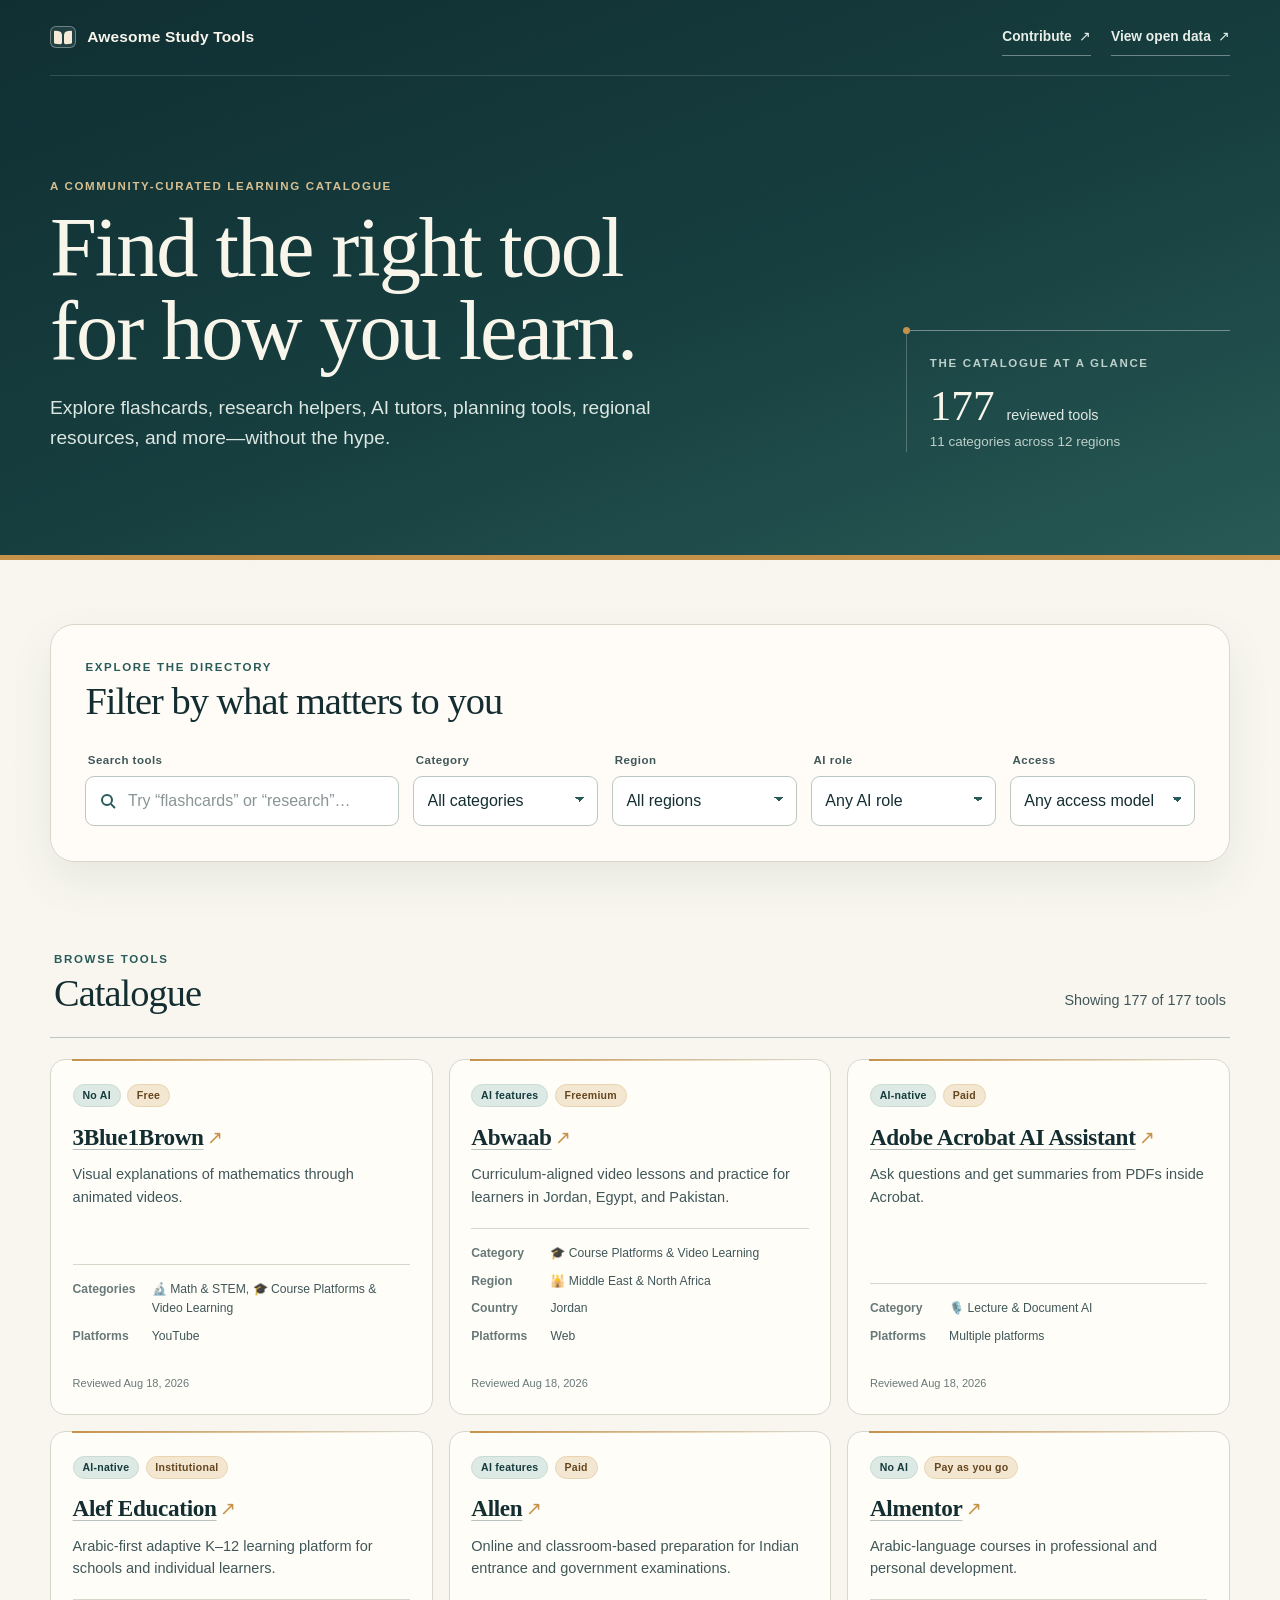
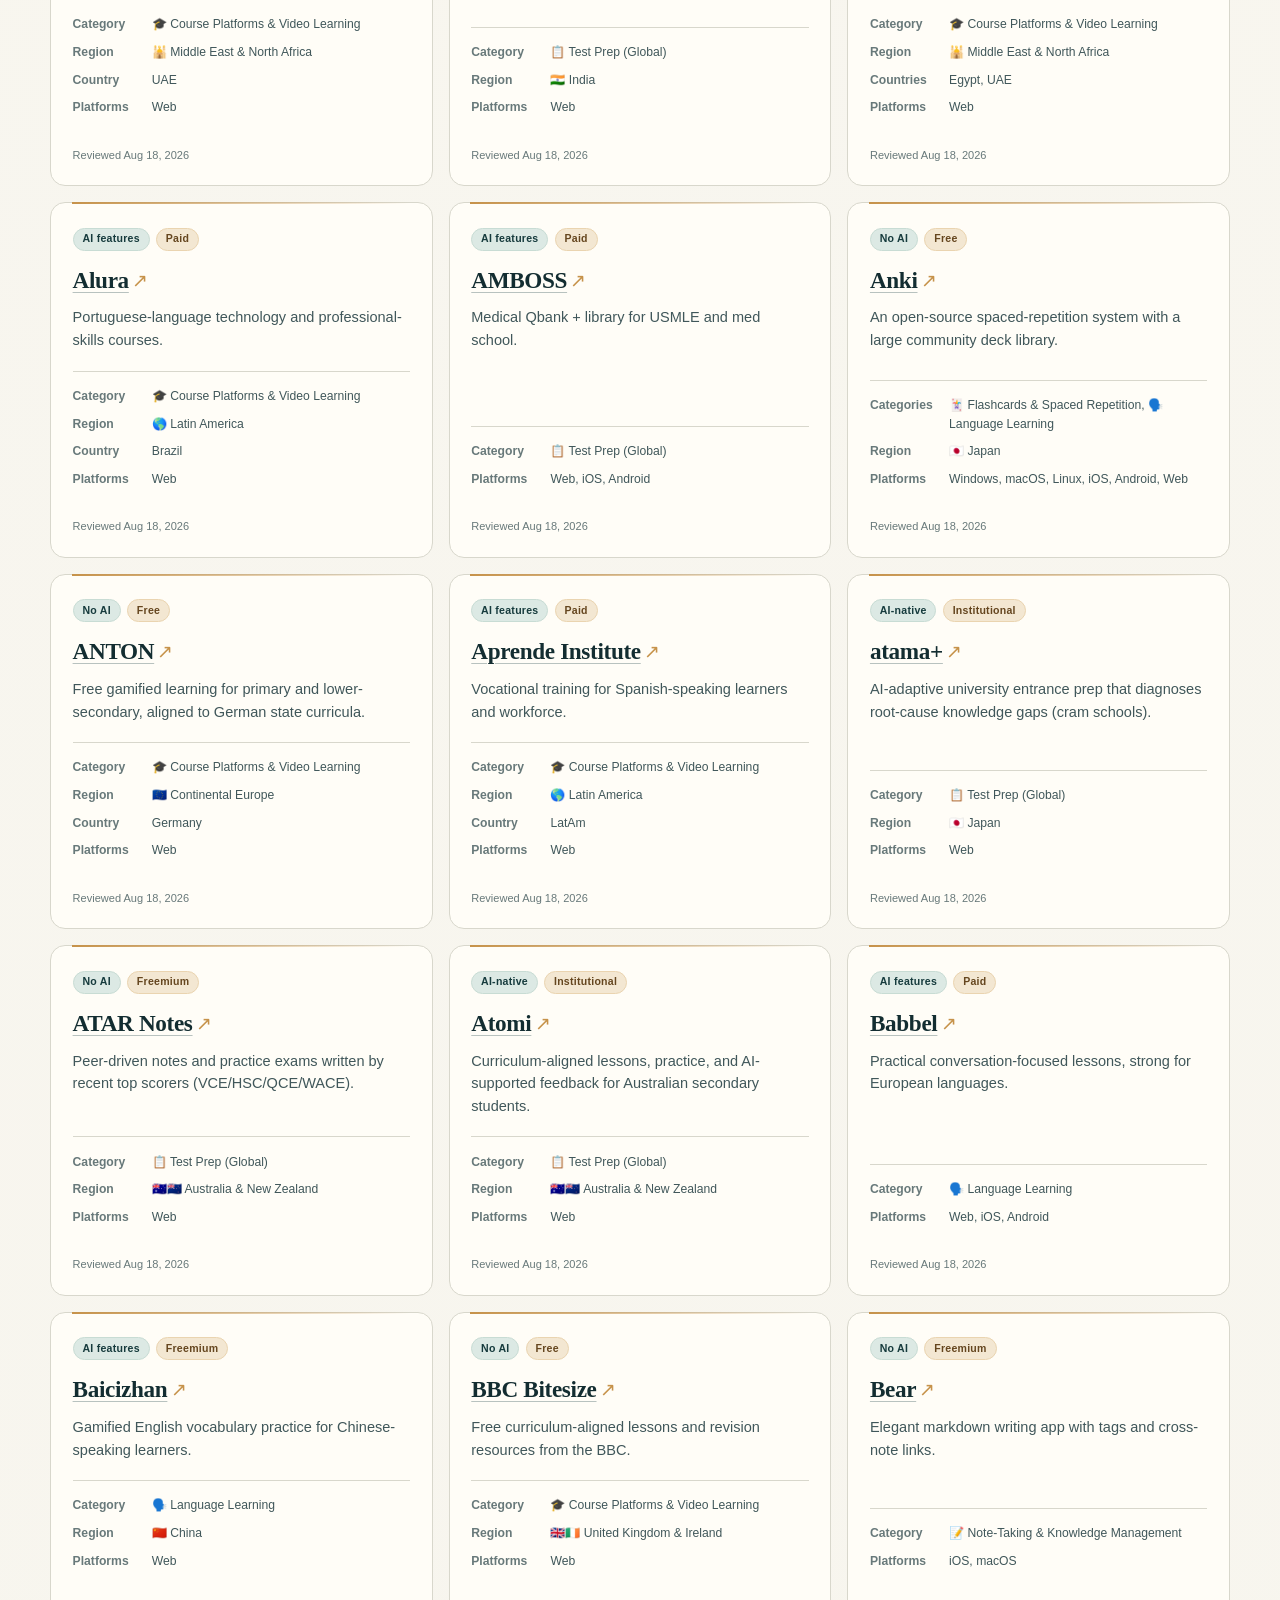
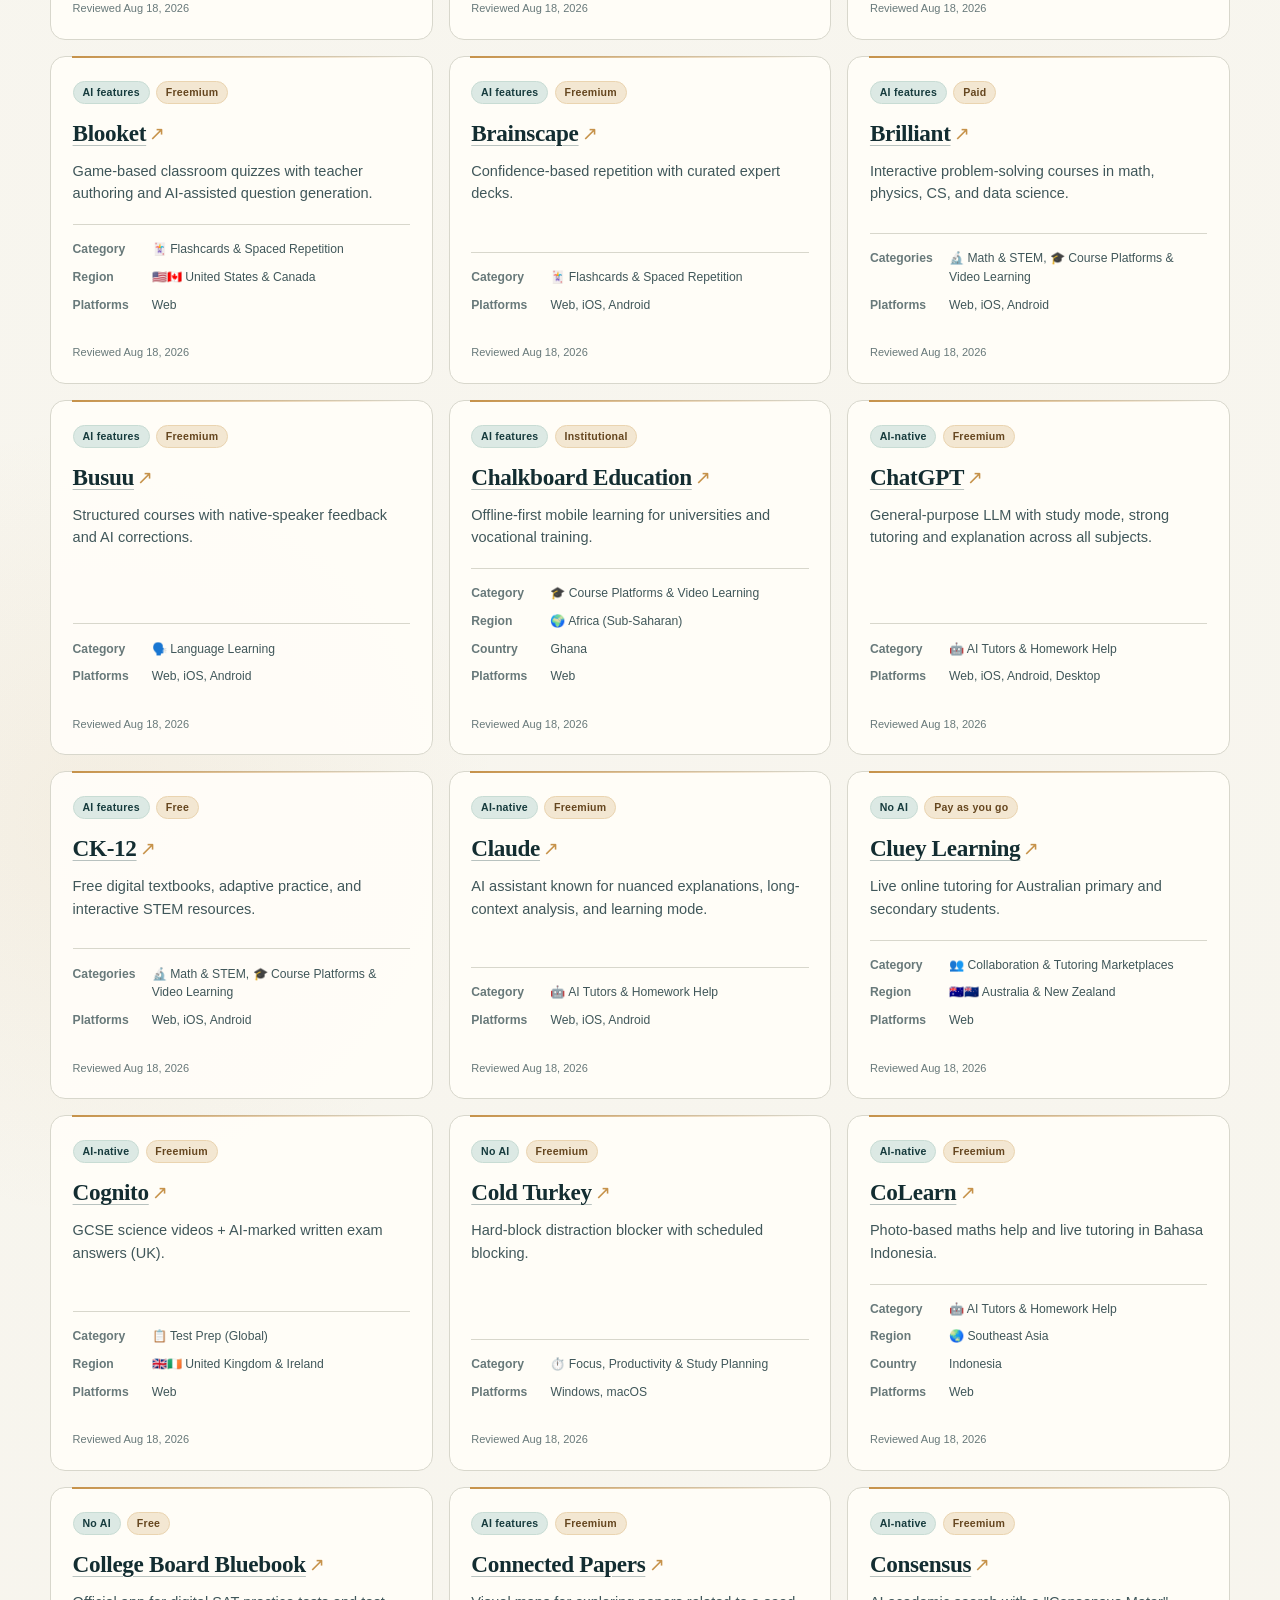
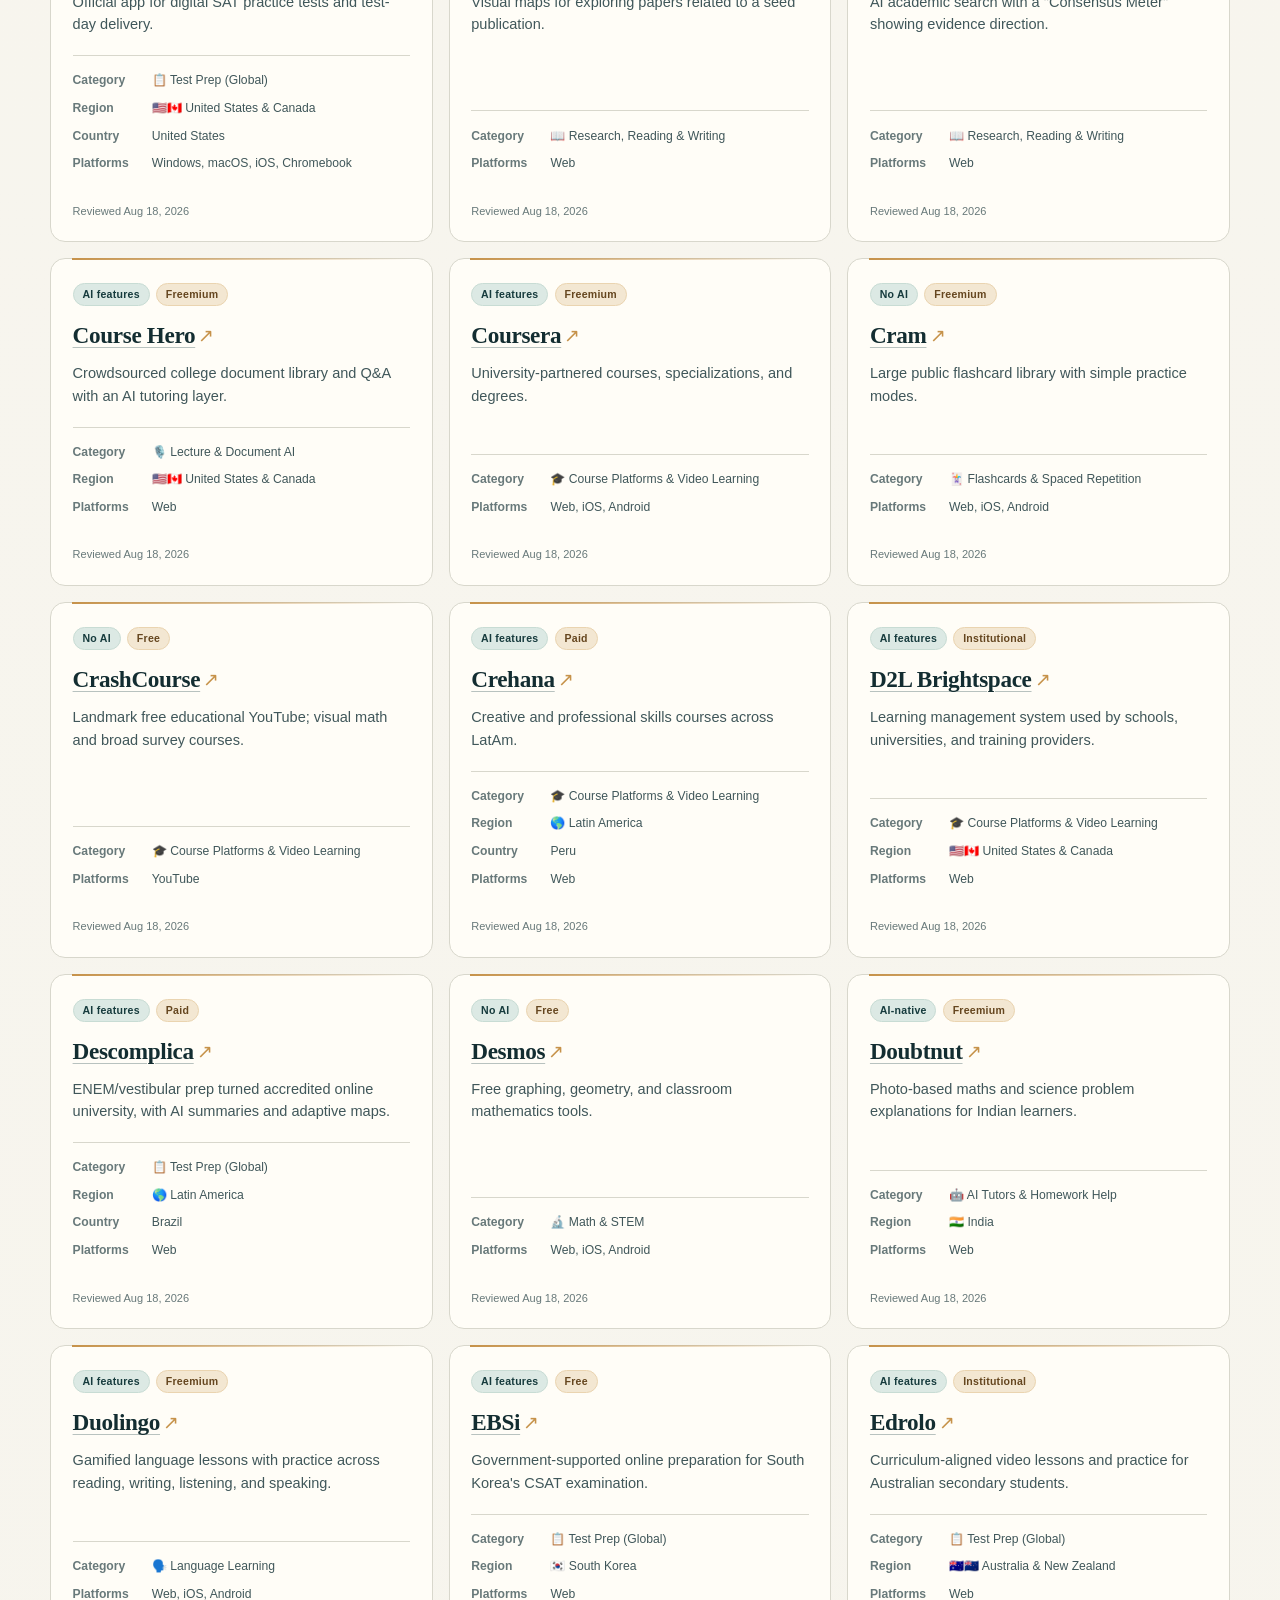
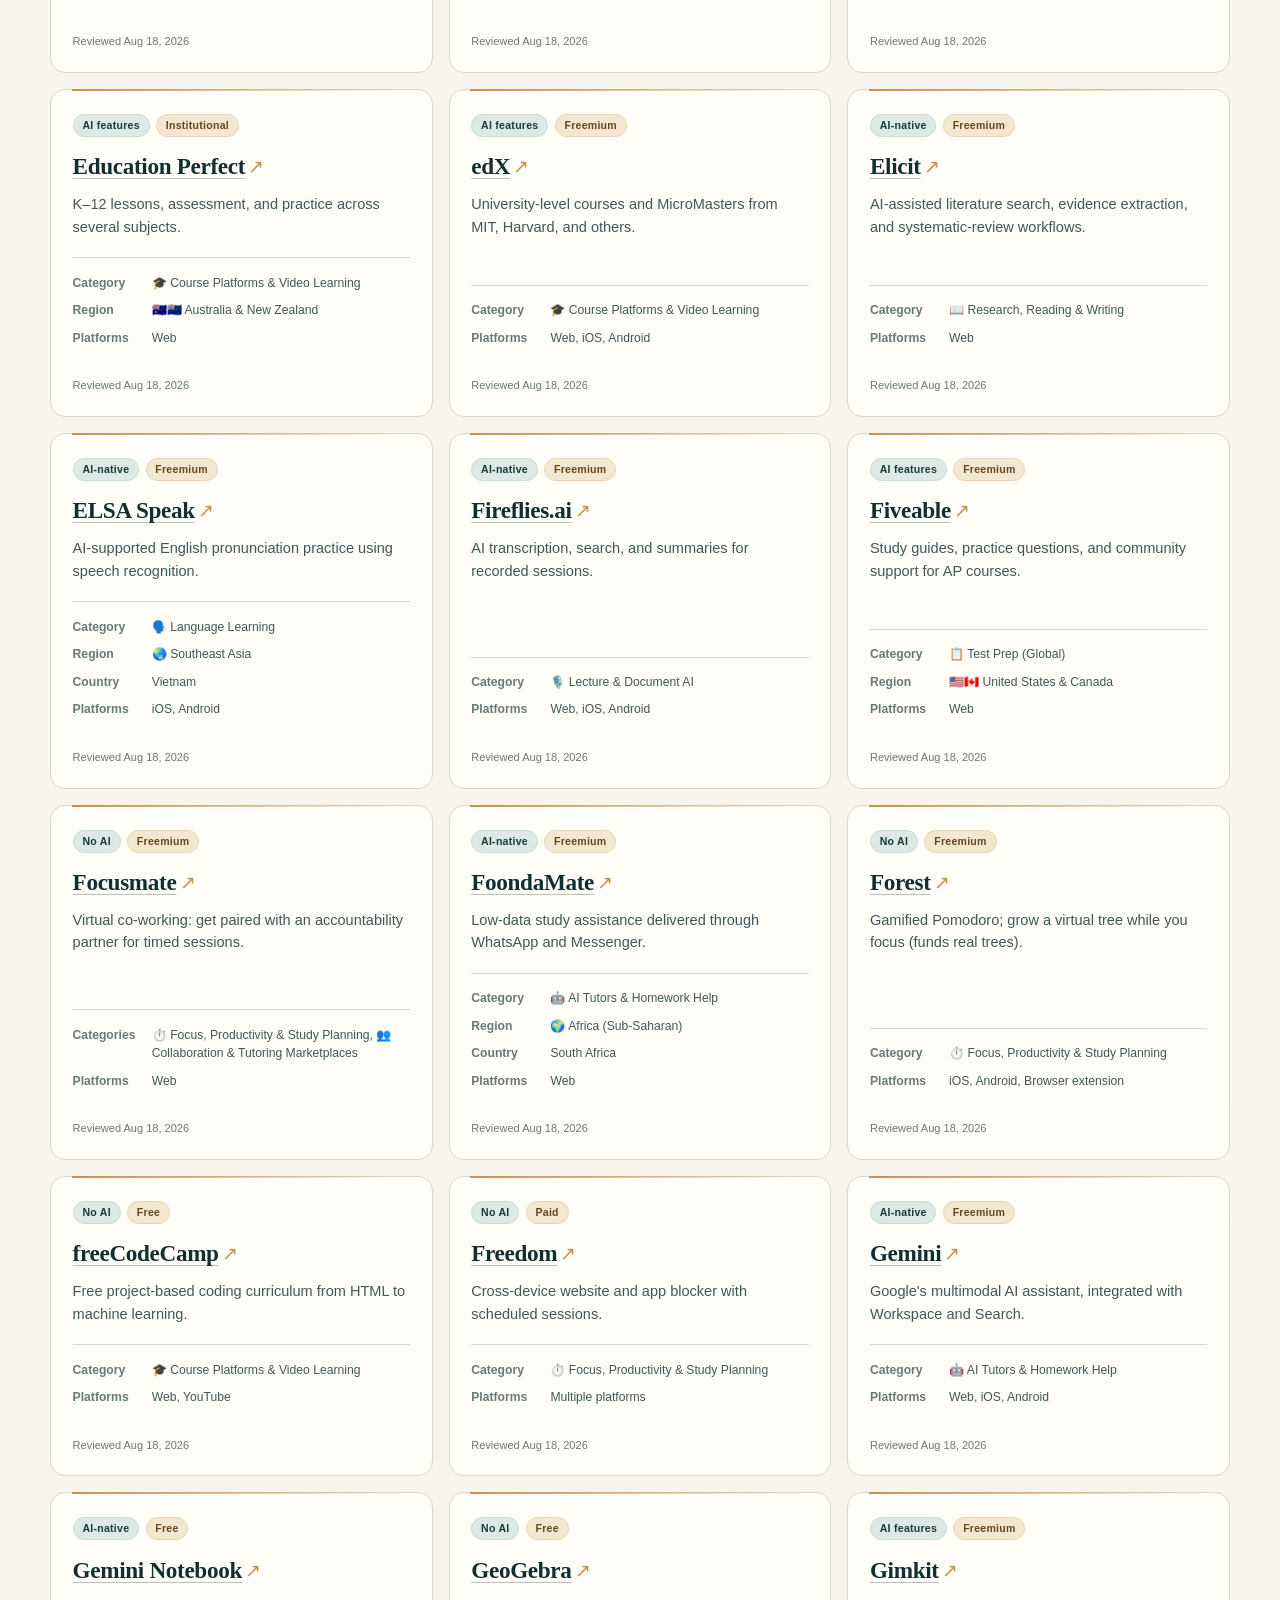
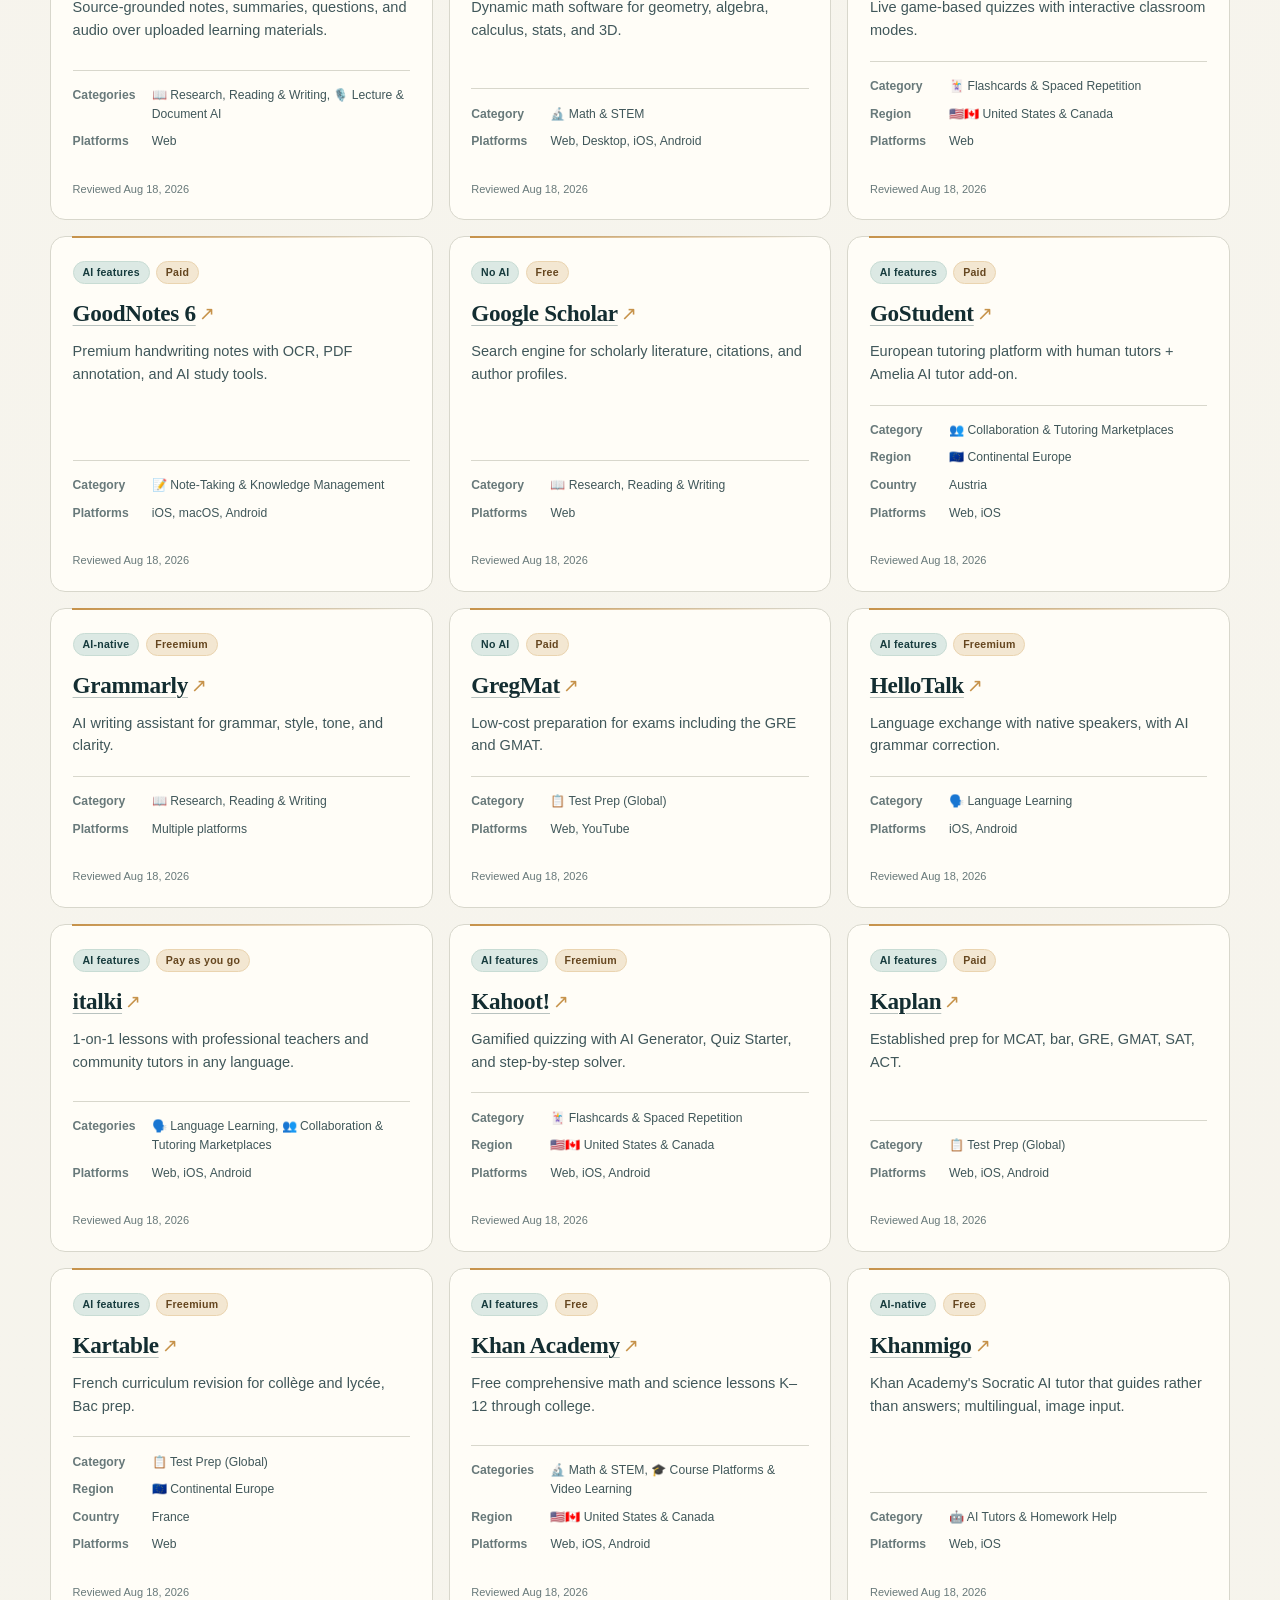
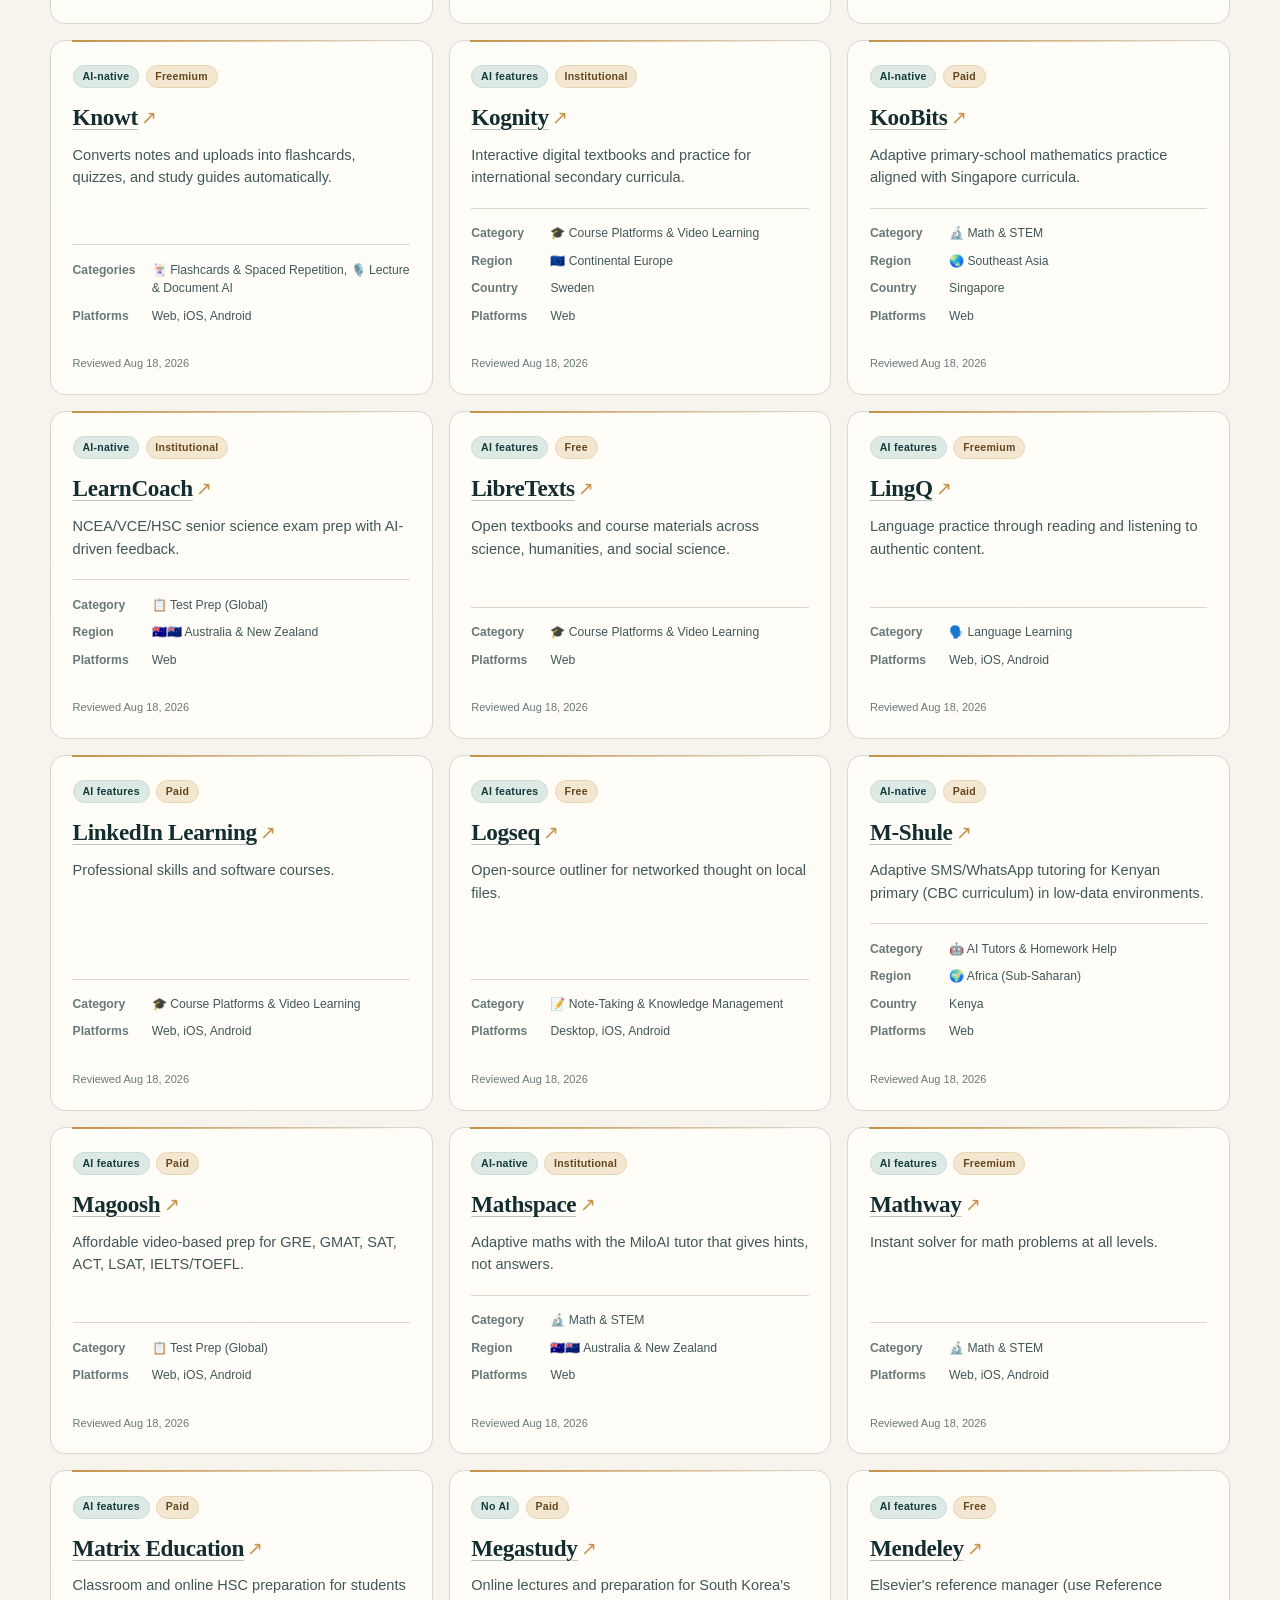
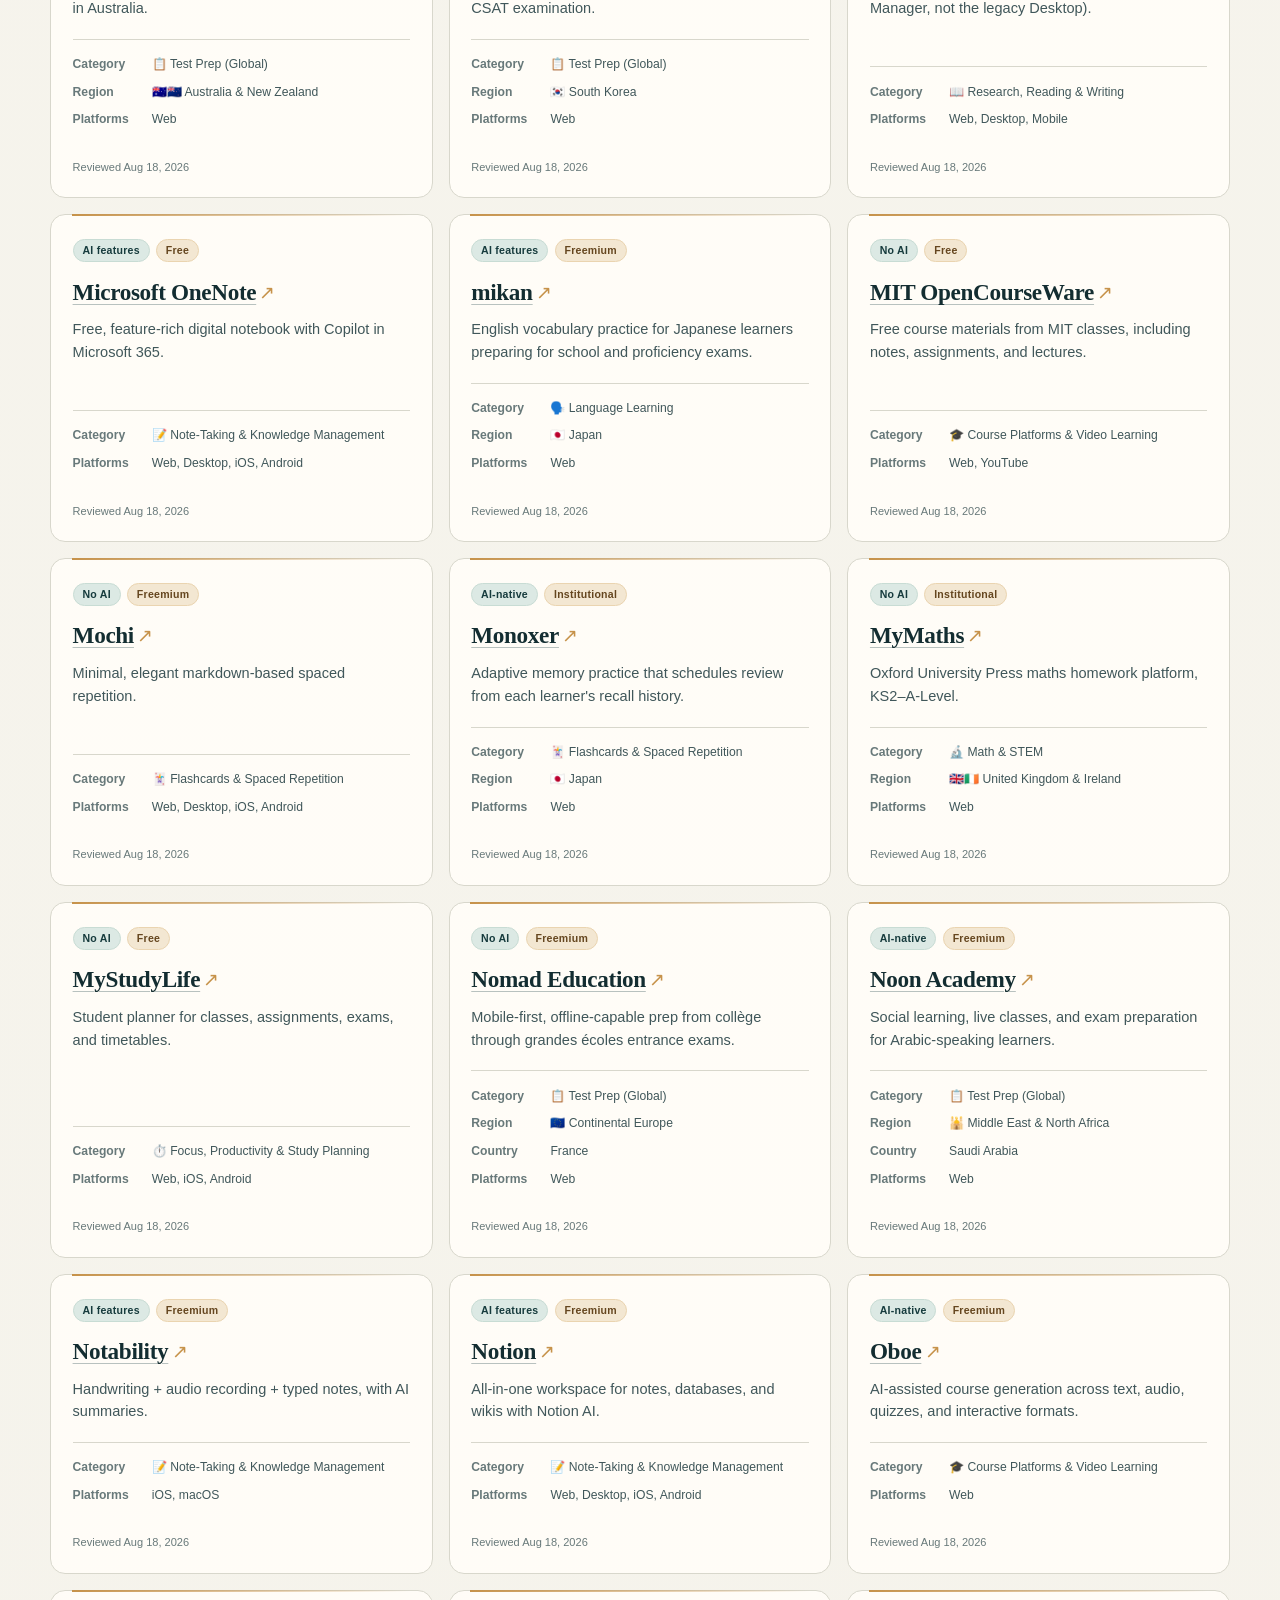
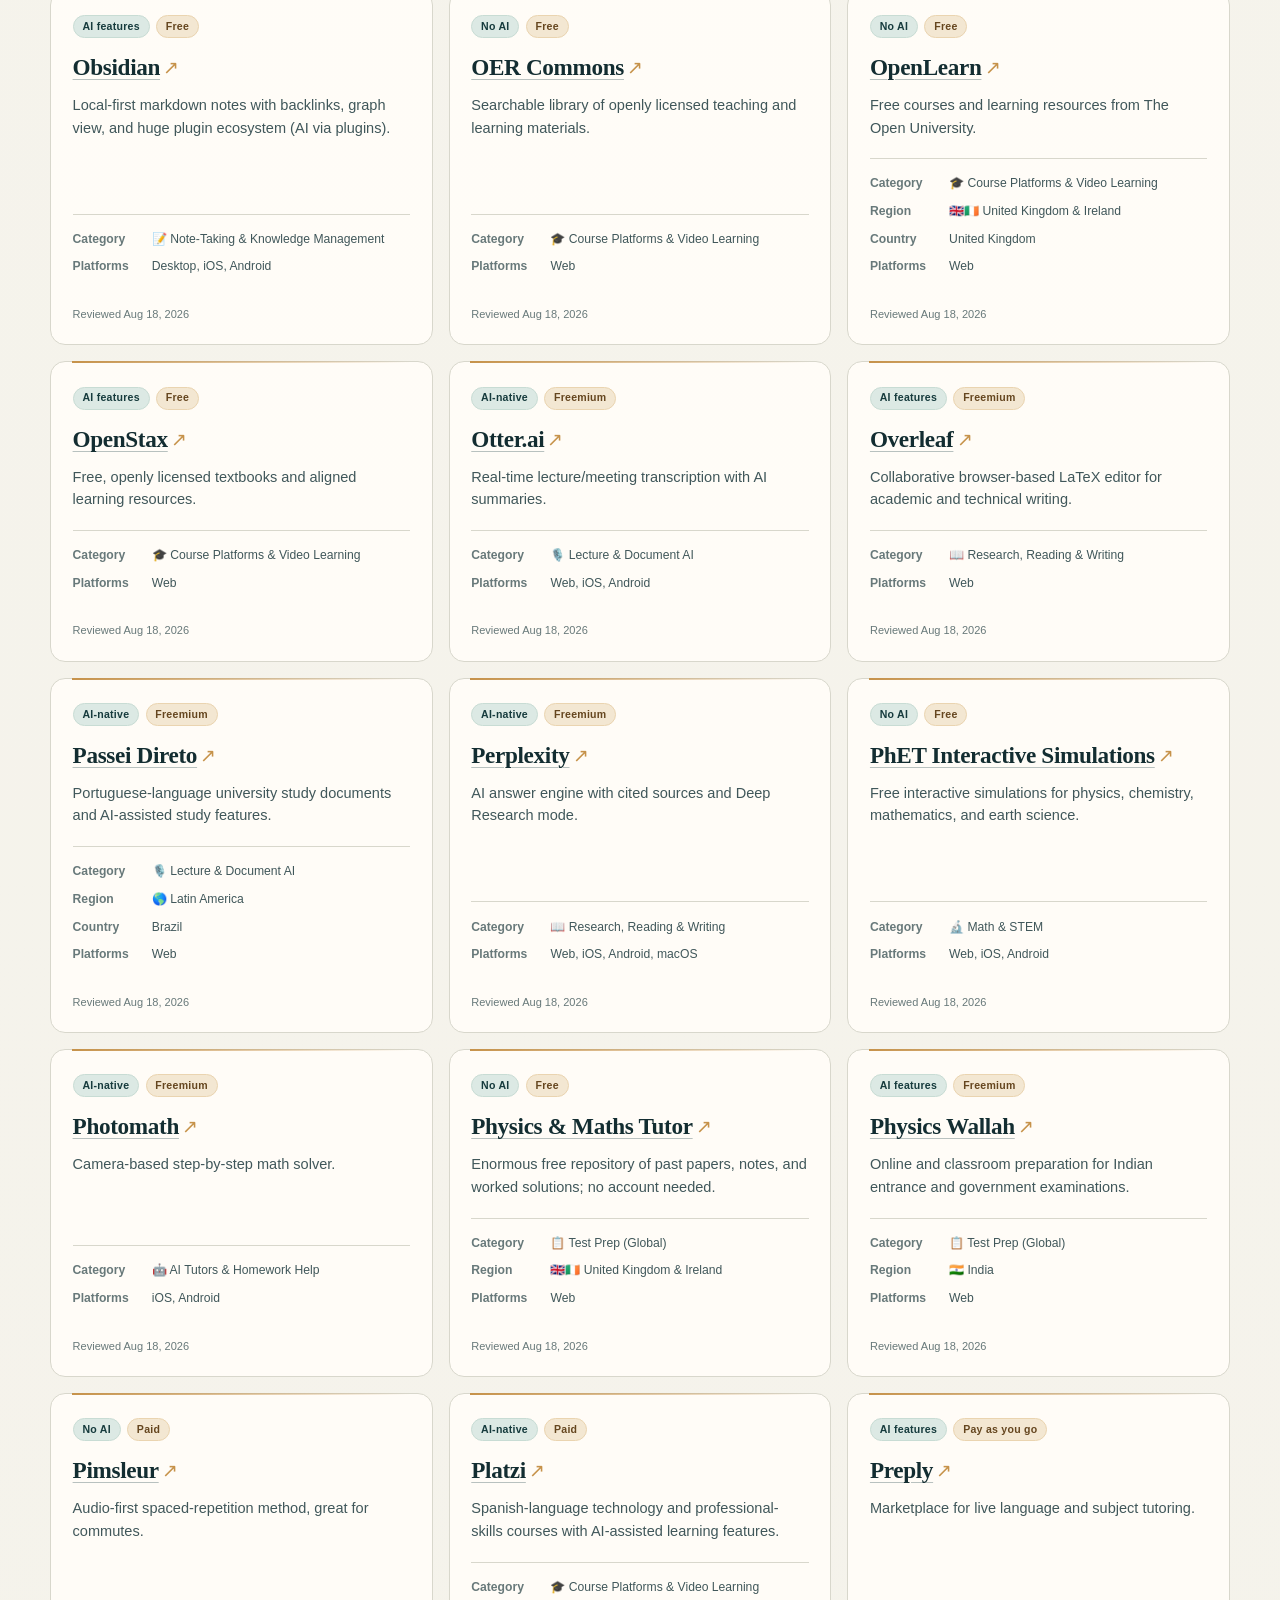
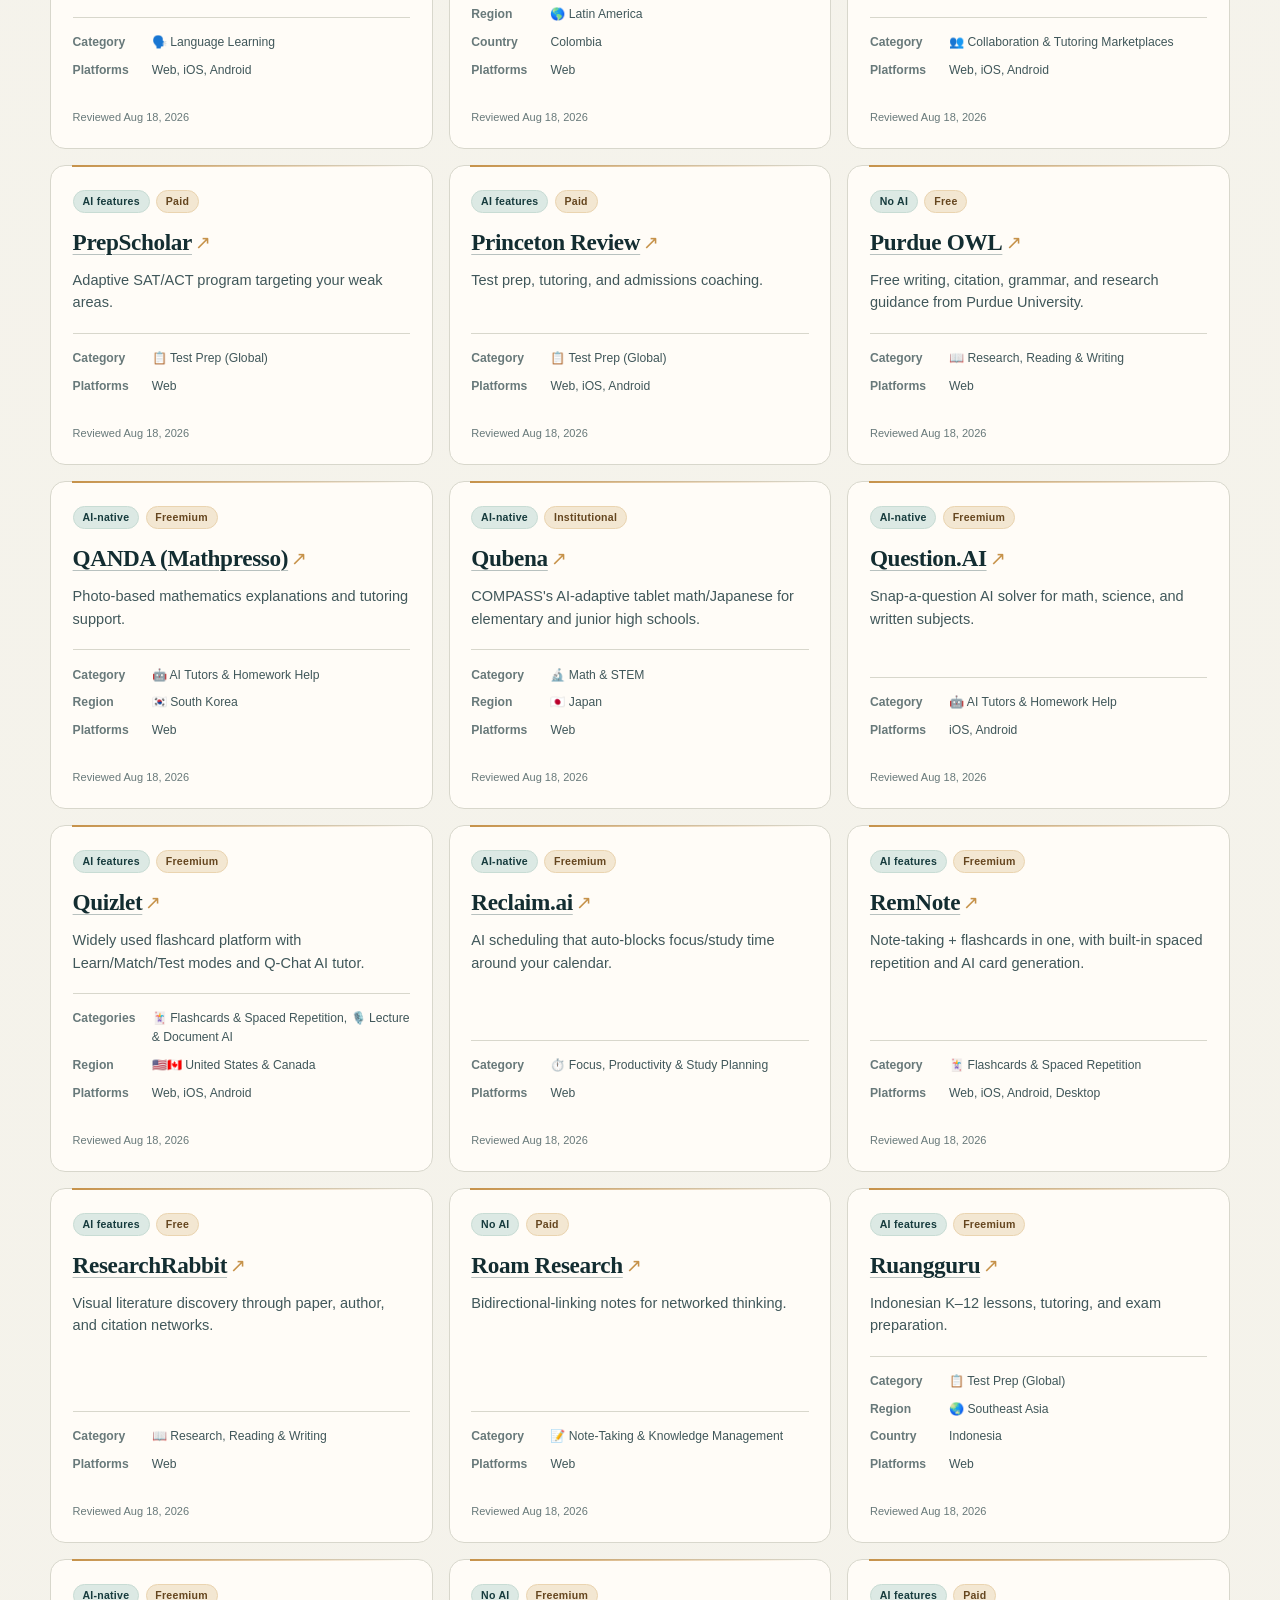
<file: docs/index.html>
<!doctype html>
<html lang="en">
  <head>
    <meta charset="utf-8">
    <meta name="viewport" content="width=device-width, initial-scale=1">
    <meta name="theme-color" content="#163b3d">
    <meta
      name="description"
      content="Explore a community-curated catalogue of study tools by learning goal, region, AI role, and access model."
    >
    <link rel="canonical" href="https://studyarena-com.github.io/awesome-study-tools/">
    <meta property="og:type" content="website">
    <meta property="og:site_name" content="Awesome Study Tools">
    <meta property="og:title" content="Awesome Study Tools — Find the right tool for how you learn">
    <meta property="og:description" content="Search a global, community-curated catalogue of study and learning tools without the hype.">
    <meta property="og:url" content="https://studyarena-com.github.io/awesome-study-tools/">
    <meta name="twitter:card" content="summary">
    <title>Awesome Study Tools — Find the right tool for how you learn</title>
    <link rel="icon" href="./favicon.svg" type="image/svg+xml">
    <link rel="stylesheet" href="./styles.css">
    <script type="module" src="./app.js"></script>
  </head>
  <body>
    <a class="skip-link" href="#catalogue">Skip to the catalogue</a>

    <header class="site-header">
      <nav class="topbar" aria-label="Primary navigation">
        <a class="brand" href="./" aria-label="Awesome Study Tools home">
          <span class="brand-mark" aria-hidden="true">
            <span></span>
            <span></span>
          </span>
          <span>Awesome Study Tools</span>
        </a>
        <div class="topbar-links">
          <a class="data-link" href="https://github.com/studyarena-com/awesome-study-tools">
            Contribute
            <span aria-hidden="true">↗</span>
          </a>
          <a class="data-link" href="./data/tools.json">
            View open data
            <span aria-hidden="true">↗</span>
          </a>
        </div>
      </nav>

      <div class="hero">
        <div class="hero-copy">
          <p class="eyebrow">A community-curated learning catalogue</p>
          <h1>Find the right tool for how you learn.</h1>
          <p class="hero-intro">
            Explore flashcards, research helpers, AI tutors, planning tools,
            regional resources, and more—without the hype.
          </p>
        </div>

        <aside class="catalogue-note" aria-label="About this catalogue">
          <p class="note-label">The catalogue at a glance</p>
          <p class="stat-line">
            <strong id="tool-total">—</strong>
            <span>reviewed tools</span>
          </p>
          <p id="catalogue-coverage" class="coverage-line">
            Loading catalogue coverage…
          </p>
        </aside>
      </div>
    </header>

    <main id="catalogue" class="page-shell" tabindex="-1">
      <section class="filter-panel" aria-labelledby="filter-title">
        <div class="section-heading filter-heading">
          <div>
            <p class="section-kicker">Explore the directory</p>
            <h2 id="filter-title">Filter by what matters to you</h2>
          </div>
          <button id="clear-filters" class="text-button" type="button" hidden>
            Clear all filters
          </button>
        </div>

        <form id="filter-form" class="filter-form" role="search" novalidate>
          <div class="field search-field">
            <label for="search">Search tools</label>
            <div class="search-control">
              <span class="search-icon" aria-hidden="true"></span>
              <input
                id="search"
                name="q"
                type="search"
                placeholder="Try “flashcards” or “research”…"
                autocomplete="off"
                spellcheck="false"
              >
            </div>
          </div>

          <div class="field">
            <label for="category">Category</label>
            <select id="category" name="category">
              <option value="">All categories</option>
            </select>
          </div>

          <div class="field">
            <label for="region">Region</label>
            <select id="region" name="region">
              <option value="">All regions</option>
            </select>
          </div>

          <div class="field">
            <label for="ai-role">AI role</label>
            <select id="ai-role" name="ai">
              <option value="">Any AI role</option>
            </select>
          </div>

          <div class="field">
            <label for="access">Access</label>
            <select id="access" name="access">
              <option value="">Any access model</option>
            </select>
          </div>
        </form>
      </section>

      <section class="results-section" aria-labelledby="results-title">
        <div class="results-heading">
          <div>
            <p class="section-kicker">Browse tools</p>
            <h2 id="results-title">Catalogue</h2>
          </div>
          <p id="result-count" class="result-count" aria-live="polite">
            Loading tools…
          </p>
        </div>

        <div id="results-status" class="results-status" aria-busy="true">
          <div id="loading-state" class="state-card loading-state" role="status">
            <span class="loading-mark" aria-hidden="true"></span>
            <div>
              <h3>Opening the catalogue</h3>
              <p>Gathering the latest reviewed entries.</p>
            </div>
          </div>

          <div id="error-state" class="state-card error-state" role="alert" hidden>
            <span class="state-symbol" aria-hidden="true">!</span>
            <div>
              <h3>We couldn’t load the catalogue</h3>
              <p>
                The data may be temporarily unavailable. Check that
                <code>data/tools.json</code> is published, then try again.
              </p>
              <button id="retry-load" class="button" type="button">Try again</button>
            </div>
          </div>

          <div id="empty-state" class="state-card empty-state" hidden>
            <span class="state-symbol" aria-hidden="true">0</span>
            <div>
              <h3>No tools match those filters</h3>
              <p>Try a broader search or clear a filter to see more of the catalogue.</p>
              <button id="empty-clear" class="button" type="button">Clear filters</button>
            </div>
          </div>

          <ul id="tool-list" class="tool-grid" aria-label="Study tools"></ul>
        </div>
      </section>
    </main>

    <footer class="site-footer">
      <div>
        <p class="footer-title">Awesome Study Tools</p>
        <p>A neutral, community-maintained starting point for finding learning tools.</p>
      </div>
      <p class="footer-note">
        Inclusion is not endorsement. Features and pricing can change; verify details
        with each provider. <a href="https://github.com/studyarena-com/awesome-study-tools">Contribute on GitHub</a>.
      </p>
    </footer>
  </body>
</html>
</file>
<file: docs/styles.css>
:root {
  color-scheme: light;
  --paper: #f5f2e9;
  --paper-deep: #ece7da;
  --surface: #fffdf8;
  --surface-strong: #ffffff;
  --ink: #132d31;
  --ink-soft: #40575a;
  --muted: #68797a;
  --teal: #163b3d;
  --teal-mid: #285b59;
  --teal-pale: #dce9e4;
  --sage: #8da99c;
  --gold: #c6924a;
  --gold-pale: #f3e7d2;
  --line: #d8d7cc;
  --line-strong: #bdc7c1;
  --danger: #8a3d32;
  --danger-pale: #f7e6df;
  --shadow: 0 18px 45px rgba(22, 59, 61, 0.08);
  --radius-lg: 24px;
  --radius-md: 15px;
  --radius-sm: 9px;
  --page-width: 1180px;
  font-family:
    Inter, ui-sans-serif, -apple-system, BlinkMacSystemFont, "Segoe UI", sans-serif;
  font-synthesis: none;
}

* {
  box-sizing: border-box;
}

html {
  scroll-behavior: smooth;
}

body {
  min-width: 320px;
  margin: 0;
  color: var(--ink);
  background:
    radial-gradient(circle at 8% 18%, rgba(198, 146, 74, 0.08), transparent 25rem),
    linear-gradient(180deg, var(--paper) 0%, #f8f6ef 38rem, #f3f1e9 100%);
  line-height: 1.55;
  -webkit-font-smoothing: antialiased;
}

button,
input,
select {
  font: inherit;
}

button,
select {
  cursor: pointer;
}

a {
  color: inherit;
}

[hidden] {
  display: none !important;
}

.skip-link {
  position: fixed;
  z-index: 100;
  top: 0.75rem;
  left: 0.75rem;
  padding: 0.7rem 1rem;
  color: white;
  background: var(--teal);
  border-radius: var(--radius-sm);
  transform: translateY(-180%);
  transition: transform 150ms ease;
}

.skip-link:focus {
  transform: translateY(0);
}

:focus-visible {
  outline: 3px solid rgba(198, 146, 74, 0.85);
  outline-offset: 3px;
}

.site-header {
  overflow: hidden;
  color: #f8f5eb;
  background:
    linear-gradient(120deg, rgba(255, 255, 255, 0.035) 0 1px, transparent 1px 100%),
    linear-gradient(160deg, #102f33 0%, #173f40 56%, #285a55 100%);
  background-size: 38px 38px, auto;
  border-bottom: 5px solid var(--gold);
}

.topbar,
.hero,
.page-shell,
.site-footer {
  width: min(calc(100% - 2.5rem), var(--page-width));
  margin-inline: auto;
}

.topbar {
  display: flex;
  align-items: center;
  justify-content: space-between;
  min-height: 76px;
  border-bottom: 1px solid rgba(255, 255, 255, 0.15);
}

.brand,
.data-link {
  text-decoration: none;
}

.topbar-links {
  display: flex;
  gap: 1.25rem;
  align-items: center;
}

.brand {
  display: inline-flex;
  gap: 0.7rem;
  align-items: center;
  font-size: 0.97rem;
  font-weight: 760;
  letter-spacing: 0.01em;
}

.brand-mark {
  display: flex;
  gap: 2px;
  width: 26px;
  height: 22px;
  padding: 4px 3px 3px;
  background: rgba(255, 255, 255, 0.08);
  border: 1px solid rgba(255, 255, 255, 0.35);
  border-radius: 6px;
}

.brand-mark span {
  width: 50%;
  background: #f4ead7;
  border-radius: 1px 4px 2px 1px;
  transform: skewY(6deg);
}

.brand-mark span:last-child {
  border-radius: 4px 1px 1px 2px;
  transform: skewY(-6deg);
}

.data-link {
  display: inline-flex;
  gap: 0.45rem;
  align-items: center;
  padding: 0.45rem 0;
  color: #e8eee8;
  font-size: 0.86rem;
  font-weight: 650;
  border-bottom: 1px solid rgba(255, 255, 255, 0.38);
}

.data-link:hover {
  color: white;
  border-color: white;
}

.site-footer a {
  color: inherit;
  text-underline-offset: 0.2em;
}

.hero {
  display: grid;
  grid-template-columns: minmax(0, 1.7fr) minmax(260px, 0.72fr);
  gap: clamp(2rem, 7vw, 6.5rem);
  align-items: end;
  padding-block: clamp(4rem, 8vw, 7.5rem) clamp(4.5rem, 8vw, 7rem);
}

.eyebrow,
.section-kicker,
.note-label {
  margin: 0;
  font-size: 0.72rem;
  font-weight: 800;
  letter-spacing: 0.145em;
  text-transform: uppercase;
}

.eyebrow {
  color: #d6bf91;
}

h1,
h2,
h3,
p {
  overflow-wrap: break-word;
}

h1,
h2 {
  font-family: Georgia, "Times New Roman", serif;
  font-weight: 500;
  letter-spacing: -0.025em;
}

h1 {
  max-width: 780px;
  margin: 0.7rem 0 1.25rem;
  font-size: clamp(2.8rem, 6.6vw, 5.8rem);
  line-height: 0.98;
  text-wrap: balance;
}

.hero-intro {
  max-width: 670px;
  margin: 0;
  color: #dce7e2;
  font-size: clamp(1rem, 1.5vw, 1.22rem);
}

.catalogue-note {
  position: relative;
  padding: 1.55rem 0 0 1.45rem;
  border-top: 1px solid rgba(255, 255, 255, 0.38);
  border-left: 1px solid rgba(255, 255, 255, 0.24);
}

.catalogue-note::before {
  position: absolute;
  top: -4px;
  left: -4px;
  width: 7px;
  height: 7px;
  background: var(--gold);
  border-radius: 50%;
  content: "";
}

.note-label {
  color: #bdcfca;
}

.stat-line {
  display: flex;
  gap: 0.75rem;
  align-items: baseline;
  margin: 0.7rem 0 0.25rem;
}

.stat-line strong {
  font-family: Georgia, "Times New Roman", serif;
  font-size: 2.7rem;
  font-weight: 500;
  line-height: 1;
}

.stat-line span {
  color: #e1e9e4;
  font-size: 0.9rem;
}

.coverage-line {
  margin: 0;
  color: #bdcfca;
  font-size: 0.84rem;
}

.page-shell {
  padding-block: clamp(2.5rem, 5vw, 4.5rem) 5.5rem;
}

.filter-panel {
  padding: clamp(1.25rem, 3vw, 2.15rem);
  background: rgba(255, 253, 248, 0.94);
  border: 1px solid var(--line);
  border-radius: var(--radius-lg);
  box-shadow: var(--shadow);
}

.section-heading,
.results-heading {
  display: flex;
  gap: 1.5rem;
  align-items: end;
  justify-content: space-between;
}

.section-kicker {
  color: var(--teal-mid);
}

h2 {
  margin: 0.2rem 0 0;
  font-size: clamp(1.75rem, 3vw, 2.45rem);
  line-height: 1.12;
}

.text-button {
  padding: 0.35rem 0;
  color: var(--teal-mid);
  background: none;
  border: 0;
  border-bottom: 1px solid currentcolor;
  font-size: 0.83rem;
  font-weight: 750;
}

.text-button:hover {
  color: var(--ink);
}

.filter-form {
  display: grid;
  grid-template-columns: minmax(250px, 1.7fr) repeat(4, minmax(135px, 1fr));
  gap: 0.9rem;
  margin-top: 1.8rem;
}

.field {
  min-width: 0;
}

.field label {
  display: block;
  margin: 0 0 0.4rem 0.15rem;
  color: var(--ink-soft);
  font-size: 0.72rem;
  font-weight: 780;
  letter-spacing: 0.04em;
}

.field input,
.field select {
  width: 100%;
  min-height: 49px;
  color: var(--ink);
  background-color: var(--surface-strong);
  border: 1px solid var(--line-strong);
  border-radius: var(--radius-sm);
}

.field input {
  padding: 0.72rem 0.9rem 0.72rem 2.6rem;
}

.field input::placeholder {
  color: #899595;
}

.field select {
  padding: 0.72rem 2.25rem 0.72rem 0.82rem;
  background-image:
    linear-gradient(45deg, transparent 50%, var(--teal-mid) 50%),
    linear-gradient(135deg, var(--teal-mid) 50%, transparent 50%);
  background-repeat: no-repeat;
  background-position:
    calc(100% - 17px) calc(50% - 2px),
    calc(100% - 12px) calc(50% - 2px);
  background-size: 5px 5px, 5px 5px;
  appearance: none;
}

.field input:hover,
.field select:hover {
  border-color: #809992;
}

.search-control {
  position: relative;
}

.search-icon {
  position: absolute;
  z-index: 1;
  top: 50%;
  left: 1rem;
  width: 12px;
  height: 12px;
  border: 2px solid var(--teal-mid);
  border-radius: 50%;
  pointer-events: none;
  transform: translateY(-58%);
}

.search-icon::after {
  position: absolute;
  right: -5px;
  bottom: -3px;
  width: 6px;
  height: 2px;
  background: var(--teal-mid);
  border-radius: 2px;
  content: "";
  transform: rotate(45deg);
}

.results-section {
  margin-top: clamp(3.5rem, 7vw, 5.8rem);
}

.results-heading {
  padding: 0 0.25rem 1.35rem;
  border-bottom: 1px solid var(--line-strong);
}

.result-count {
  margin: 0 0 0.25rem;
  color: var(--ink-soft);
  font-size: 0.9rem;
  font-variant-numeric: tabular-nums;
}

.results-status {
  min-height: 14rem;
  padding-top: 1.35rem;
}

.tool-grid {
  display: grid;
  grid-template-columns: repeat(3, minmax(0, 1fr));
  gap: 1rem;
  padding: 0;
  margin: 0;
  list-style: none;
}

.tool-card {
  position: relative;
  display: flex;
  flex-direction: column;
  min-width: 0;
  min-height: 285px;
  padding: 1.35rem;
  background: rgba(255, 253, 248, 0.96);
  border: 1px solid var(--line);
  border-radius: var(--radius-md);
  transition:
    border-color 160ms ease,
    box-shadow 160ms ease,
    transform 160ms ease;
}

.tool-card::before {
  position: absolute;
  top: -1px;
  right: 1.3rem;
  left: 1.3rem;
  height: 2px;
  background: linear-gradient(90deg, var(--gold), rgba(198, 146, 74, 0));
  content: "";
}

.tool-card:hover {
  border-color: #a9b8b2;
  box-shadow: 0 12px 28px rgba(22, 59, 61, 0.08);
  transform: translateY(-2px);
}

.card-topline {
  display: flex;
  flex-wrap: wrap;
  gap: 0.4rem;
  align-items: center;
  min-height: 1.75rem;
  margin-bottom: 0.85rem;
}

.pill {
  display: inline-flex;
  align-items: center;
  min-height: 23px;
  padding: 0.15rem 0.55rem;
  color: var(--teal);
  background: var(--teal-pale);
  border: 1px solid #c8dcd4;
  border-radius: 999px;
  font-size: 0.66rem;
  font-weight: 780;
  letter-spacing: 0.025em;
  line-height: 1.25;
}

.pill.access-pill {
  color: #65461f;
  background: var(--gold-pale);
  border-color: #ead4b0;
}

.pill.affiliation-pill {
  color: #5f435d;
  background: #efe6ee;
  border-color: #decede;
}

.pill.status-pill[data-status="discontinued"],
.pill.status-pill[data-status="defunct"] {
  color: #77392f;
  background: var(--danger-pale);
  border-color: #ebc9bd;
}

.pill.status-pill[data-status="maintenance"],
.pill.status-pill[data-status="at-risk"],
.pill.status-pill[data-status="unverified"] {
  color: #644f23;
  background: #f4ecd5;
  border-color: #e8d9a9;
}

.tool-title {
  margin: 0;
  font-family: Georgia, "Times New Roman", serif;
  font-size: 1.45rem;
  font-weight: 600;
  line-height: 1.2;
  letter-spacing: -0.015em;
}

.tool-title a {
  text-decoration-color: rgba(22, 59, 61, 0.3);
  text-decoration-thickness: 1px;
  text-underline-offset: 4px;
}

.tool-title a:hover {
  color: var(--teal-mid);
  text-decoration-color: currentcolor;
}

.link-arrow {
  display: inline-block;
  margin-left: 0.2rem;
  color: var(--gold);
  font-family: ui-sans-serif, sans-serif;
  font-size: 0.82em;
  transform: translateY(-1px);
}

.tool-description {
  margin: 0.75rem 0 1.2rem;
  color: var(--ink-soft);
  font-size: 0.91rem;
  line-height: 1.55;
}

.card-details {
  display: grid;
  gap: 0.55rem;
  padding-top: 0.95rem;
  margin-top: auto;
  border-top: 1px solid var(--line);
}

.detail-row {
  display: grid;
  grid-template-columns: 4.5rem minmax(0, 1fr);
  gap: 0.45rem;
  margin: 0;
  font-size: 0.76rem;
}

.detail-row dt {
  color: var(--muted);
  font-weight: 700;
}

.detail-row dd {
  margin: 0;
  color: var(--ink-soft);
}

.reviewed-date {
  margin: 0.85rem 0 0;
  color: var(--muted);
  font-size: 0.69rem;
}

.state-card {
  display: flex;
  gap: 1rem;
  align-items: flex-start;
  max-width: 760px;
  padding: 1.35rem;
  margin: 0 auto;
  background: var(--surface);
  border: 1px solid var(--line);
  border-radius: var(--radius-md);
}

.state-card h3 {
  margin: 0 0 0.25rem;
  font-size: 1rem;
}

.state-card p {
  margin: 0;
  color: var(--ink-soft);
  font-size: 0.88rem;
}

.state-card code {
  padding: 0.08rem 0.28rem;
  background: var(--paper-deep);
  border-radius: 4px;
  font-size: 0.82em;
}

.state-symbol,
.loading-mark {
  display: grid;
  flex: 0 0 auto;
  width: 2.2rem;
  height: 2.2rem;
  place-items: center;
  color: var(--teal);
  background: var(--teal-pale);
  border-radius: 50%;
  font-size: 0.78rem;
  font-weight: 850;
}

.loading-mark {
  border: 3px solid var(--teal-pale);
  border-top-color: var(--teal-mid);
  animation: spin 700ms linear infinite;
}

.error-state .state-symbol {
  color: var(--danger);
  background: var(--danger-pale);
}

.button {
  min-height: 40px;
  padding: 0.55rem 0.9rem;
  margin-top: 1rem;
  color: white;
  background: var(--teal);
  border: 1px solid var(--teal);
  border-radius: var(--radius-sm);
  font-size: 0.8rem;
  font-weight: 760;
}

.button:hover {
  background: var(--teal-mid);
}

.site-footer {
  position: relative;
  display: grid;
  grid-template-columns: 1fr minmax(280px, 0.85fr);
  gap: 2rem;
  padding-block: 2.5rem 3.3rem;
  color: #b7c9c4;
  background: var(--teal);
  border-top: 1px solid rgba(255, 255, 255, 0.15);
  box-shadow: 0 0 0 100vmax var(--teal);
  clip-path: inset(0 -100vmax);
}

.site-footer p {
  margin: 0;
  font-size: 0.8rem;
}

.site-footer .footer-title {
  margin-bottom: 0.3rem;
  color: white;
  font-family: Georgia, "Times New Roman", serif;
  font-size: 1.1rem;
}

.footer-note {
  justify-self: end;
  max-width: 480px;
  text-align: right;
}

@keyframes spin {
  to {
    transform: rotate(360deg);
  }
}

@media (max-width: 1050px) {
  .filter-form {
    grid-template-columns: repeat(4, minmax(0, 1fr));
  }

  .search-field {
    grid-column: 1 / -1;
  }

  .tool-grid {
    grid-template-columns: repeat(2, minmax(0, 1fr));
  }
}

@media (max-width: 760px) {
  .topbar,
  .hero,
  .page-shell,
  .site-footer {
    width: min(calc(100% - 1.5rem), var(--page-width));
  }

  .hero {
    grid-template-columns: 1fr;
    gap: 2.5rem;
  }

  .catalogue-note {
    max-width: 390px;
  }

  .filter-form {
    grid-template-columns: repeat(2, minmax(0, 1fr));
  }

  .site-footer {
    grid-template-columns: 1fr;
  }

  .footer-note {
    justify-self: start;
    text-align: left;
  }
}

@media (max-width: 590px) {
  .topbar {
    min-height: 66px;
  }

  .data-link {
    font-size: 0;
  }

  .data-link::before {
    font-size: 0.8rem;
    content: "Data";
  }

  .topbar-links .data-link:first-child::before {
    content: "GitHub";
  }

  .data-link span {
    font-size: 0.8rem;
  }

  .hero {
    padding-block: 3.5rem 4rem;
  }

  h1 {
    font-size: clamp(2.55rem, 14vw, 4.2rem);
  }

  .filter-heading,
  .results-heading {
    align-items: flex-start;
  }

  .filter-form {
    grid-template-columns: 1fr;
  }

  .tool-grid {
    grid-template-columns: 1fr;
  }

  .tool-card {
    min-height: auto;
  }
}

@media (max-width: 420px) {
  .brand {
    font-size: 0.84rem;
  }

  .filter-panel {
    padding: 1.1rem;
    border-radius: 18px;
  }

  .section-heading,
  .results-heading {
    display: block;
  }

  .text-button,
  .result-count {
    margin-top: 0.85rem;
  }

  .state-card {
    display: block;
  }

  .state-symbol,
  .loading-mark {
    margin-bottom: 0.8rem;
  }
}

@media (prefers-reduced-motion: reduce) {
  html {
    scroll-behavior: auto;
  }

  *,
  *::before,
  *::after {
    scroll-behavior: auto !important;
    transition-duration: 0.01ms !important;
    animation-duration: 0.01ms !important;
    animation-iteration-count: 1 !important;
  }
}
</file>
